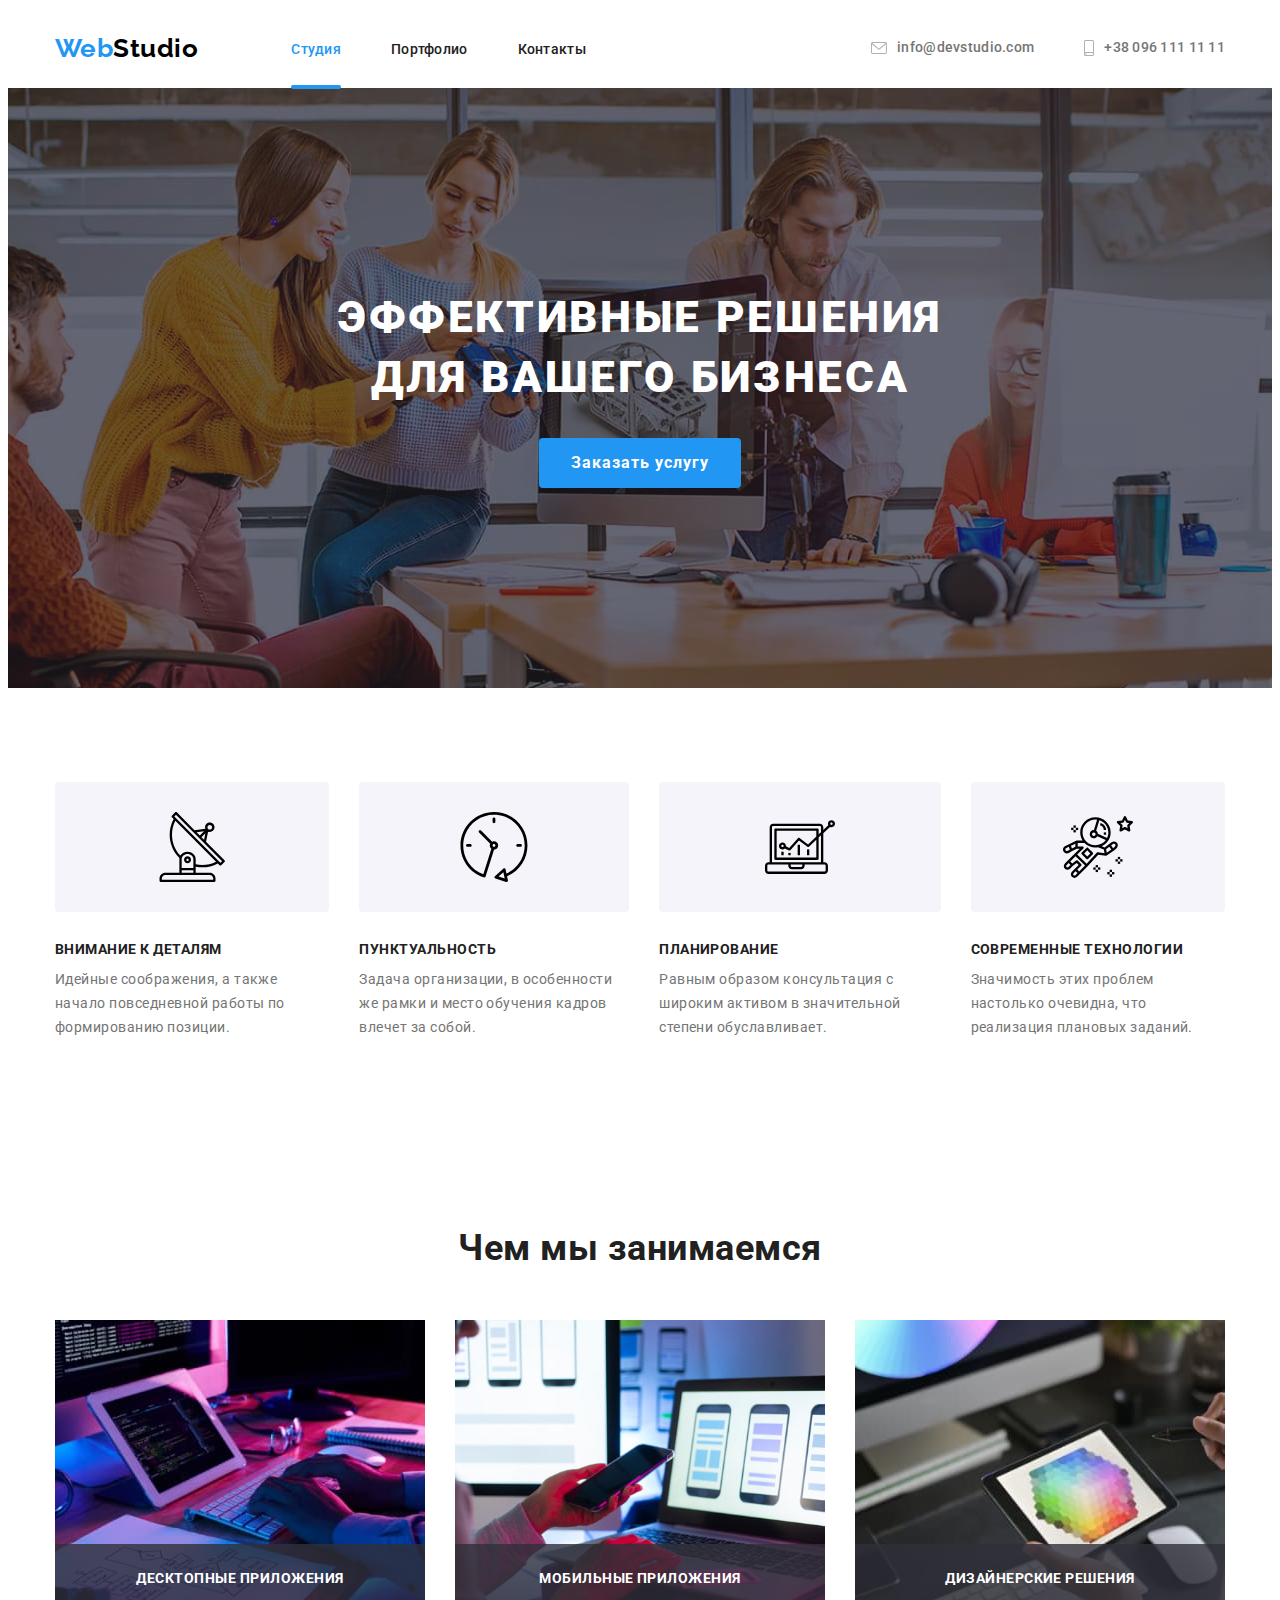
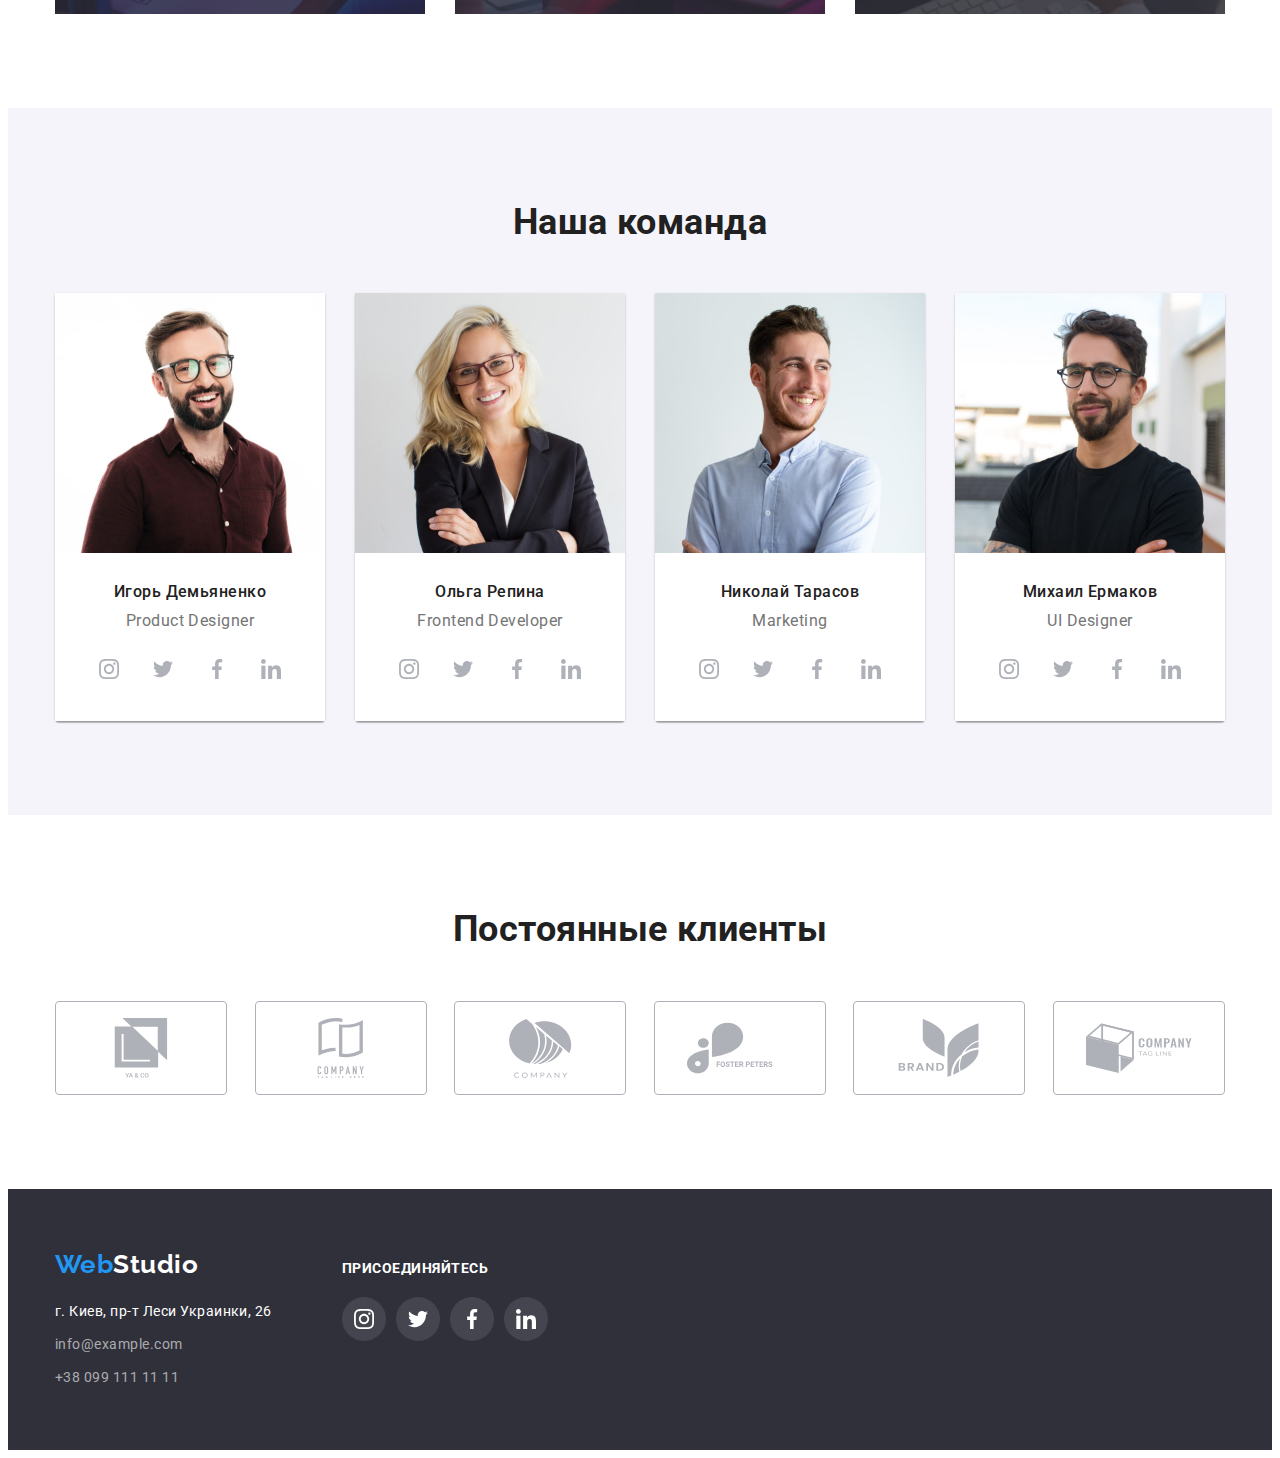
<file: index.html>
<!DOCTYPE html>
<html lang="ru">

<head>
    <meta charset="UTF-8">
    <meta http-equiv="X-UA-Compatible" content="IE=edge">
    <meta name="viewport" content="width=device-width, initial-scale=1.0">
    <title>Студия</title>
    <link rel="preconnect" href="https://fonts.gstatic.com"/>
    <link href="https://fonts.googleapis.com/css2?family=Raleway:wght@700&family=Roboto:wght@400;500;700;900&display=swap"
        rel="stylesheet"/>
    <link rel="stylesheet" href="https://cdnjs.cloudflare.com/ajax/libs/modern-normalize/1.0.0/modern-normalize.min.css"
        integrity="sha512-ISS7cAi1PEhQ8jnbJpJZMd29NlhNj4AWYyLOSp2CE/CsHxTCu+r+t0D2yoJudVrd0/8fTVPUVDzY5Tvli75u/g=="crossorigin="anonymous" />
    <link rel="stylesheet" href="./css/styles.css"/>
</head>

<body>
    <!-- Шапка страницы -->
    <header class="main-heder">
<div class="header-container container">
    <nav class="main-nav">
    <!-- Логотип WebStudio -->
    <a href="" lang="en" class="webstudio link">
        <span class="web">Web</span>Studio</a>

    <ul class="menu list">
        <li class="menu-item">
            <a class="menu-link link curent" href="">Студия</a>
        </li>
        <li class="menu-item">
            <a class="menu-link link" href="./portfolio.html">Портфолио</a>
        </li>
        <li class="menu-item">
            <a class="menu-link link" href="">Контакты</a>
        </li>
    </ul>
    </nav>
   <ul class="contacts list">
    <li class="contact-mail"><a class="contact-link link" href="maito:info@devstudio.com">
        <svg class="icon-contacts" width="16" height="12">
            <use href="./images/icons.svg#icon-envelope"></use>
        </svg>
        info@devstudio.com</a></li>
    <li class="contacts-tel"><a class="contact-link link" href="tel:380961111111"><svg class="icon-contacts" width="10" height="16">
        <use href="./images/icons.svg#icon-smartphone"></use>
    </svg>+38 096 111 11 11</a></li>
   </ul>
</div>
        

    </header>
    <main>
        <!-- <Блок герой с кнопкой заказать> -->
        <section class="hero">
            <div class="container">
                <h1 class="title-hero">Эффективные решения <br> для вашего бизнеса</h1>
                <button data-modal-open class="order-btn" type="button">Заказать услугу</button>
            </div>
        </section>

        <!-- <Преимущества Advantages> -->
        <section class="section">
          <div class="container">
            <h2 class="visually-hidden">Преимущества</h2>
            <ul class="advant-list list">
                <li class="advant-item">
                    <div class="advent-thumb">
                        <svg width="70px" height="70px">
                            <use href="./images/icons.svg#icon-antenna"></use>
                        </svg>
                    </div>
                    <h3 class="advant-title">Внимание к деталям</h3>
                    <p class="advant-description">Идейные соображения, а также начало  повседневной работы по формированию позиции.
                    </p>
                </li>
                <li class="advant-item">
                    <div class="advent-thumb">
                        <svg width="70px" height="70px">
                            <use href="./images/icons.svg#icon-clock"></use>
                        </svg>
                    </div>
                    <h3 class="advant-title">Пунктуальность</h3>
                    <p class="advant-description">Задача организации, в особенности же рамки и место обучения кадров влечет за
                        собой.</p>
                </li>
                <li class="advant-item">
                    <div class="advent-thumb">
                        <svg width="70px" height="70px">
                            <use href="./images/icons.svg#icon-diagram"></use>
                        </svg>
                    </div>
                    <h3 class="advant-title">Планирование</h3>
                    <p class="advant-description">Равным образом консультация с широким активом в значительной степени
                        обуславливает.</p>
                </li>
                <li class="advant-item">
                    <div class="advent-thumb">
                        <svg width="70px" height="70px">
                            <use href="./images/icons.svg#icon-astronaut"></use>
                        </svg>
                    </div>
                    <h3 class="advant-title">Современные технологии</h3>
                    <p class="advant-description">Значимость этих проблем настолько очевидна, что реализация плановых заданий.</p>
                </li>
            </ul>
          </div>
            
        </section>
        <!-- <ACTIVITIES> -->
        <section class="section">
            <div class="container">
                <h2 class="activ-title">Чем мы занимаемся</h2>
                <ul class="activ-list list">
                    <li class="activ-item"><img src="./images/activities/verstka.jpg" alt="Верстка" width="370" height="294" />
                    <p class="activ-item-text">Десктопные приложения</p>
                    </li>
                    <li class="activ-item"><img src="./images/activities/stylization.jpg" alt="Стилизация" width="370" height="294" />
                    <p class="activ-item-text">Мобильные приложения</p>
                    </li>
                    <li class="activ-item"><img src="./images/activities/design.jpg" alt="Дизайн" width="370" height="294" />
                    <p class="activ-item-text">Дизайнерские решения</p>
                    </li>
                </ul>
            </div>
        </section>
        <!-- <TEAM> -->
        <section class="team section" >
          <div class="container">
            <h2 class="team-title">Наша команда</h2>
            <ul class="team-list list">
              <li class="team-item">
              <img src="./images/team/ihor.jpg" alt="Игорь Демьяненко" width="270" height="260"/>
                <div class="team-card">
                    <h3 class="team-member">Игорь Демьяненко</h3>
                    <p class="team-member-position" lang="en">Product Designer</p>
                    <ul class="social-icons list">
                        <li class="social-icon-item">
                            <a class="social-link" href="#" target="_blank" rel="noopener noreferrer">
                            <svg class="social-icon" width="20px" height="20px">
                                <use href="./images/icons.svg#icon-instagram"></use>
                            </svg>
                            </a>
                        </li>
                        <li class="social-icon-item">
                            <a class="social-link" href="#" target="_blank" rel="noopener noreferrer">
                            <svg class="social-icon" width="20px" height="20px">
                                <use href="./images/icons.svg#icon-twitter"></use>
                            </svg>
                            </a>
                        </li>
                        <li class="social-icon-item">
                            <a class="social-link" href="#" target="_blank" rel="noopener noreferrer">
                            <svg class="social-icon" width="20px" height="20px">
                                <use href="./images/icons.svg#icon-facebook"></use>
                            </svg>
                            </a>
                        </li>
                        <li class="social-icon-item">
                            <a class="social-link" href="#" target="_blank" rel="noopener noreferrer">
                            <svg class="social-icon" width="20px" height="20px">
                                <use href="./images/icons.svg#icon-linkedin"></use>
                            </svg>
                            </a>
                        </li>
                    </ul>
                </div>
                    
                </li>
                <li class="team-item">
                    <img src="./images/team/olha.jpg" alt="Ольга Репина" width="270" height="260" />
                    <div class="team-card">
                    <h3 class="team-member">Ольга Репина</h3>
                    <p class="team-member-position" lang="en">Frontend Developer</p>
                    <ul class="social-icons list">
                        <li class="social-icon-item">
                            <a class="social-link" href="#" target="_blank" rel="noopener noreferrer">
                                <svg class="social-icon" width="20px" height="20px">
                                    <use href="./images/icons.svg#icon-instagram"></use>
                                </svg>
                            </a>
                        </li>
                        <li class="social-icon-item">
                            <a class="social-link" href="#" target="_blank" rel="noopener noreferrer">
                                <svg class="social-icon" width="20px" height="20px">
                                    <use href="./images/icons.svg#icon-twitter"></use>
                                </svg>
                            </a>
                        </li>
                        <li class="social-icon-item">
                            <a class="social-link" href="#" target="_blank" rel="noopener noreferrer">
                                <svg class="social-icon" width="20px" height="20px">
                                    <use href="./images/icons.svg#icon-facebook"></use>
                                </svg>
                            </a>
                        </li>
                        <li class="social-icon-item">
                            <a class="social-link" href="#" target="_blank" rel="noopener noreferrer">
                                <svg class="social-icon" width="20px" height="20px">
                                    <use href="./images/icons.svg#icon-linkedin"></use>
                                </svg>
                            </a>
                        </li>
                    </ul>
                    </div>

                </li>
                <li class="team-item">
                    <img src="./images/team/nikolay.jpg" alt="Николай Тарасов" width="270" height="260" />
                    <div class="team-card">
                    <h3 class="team-member">Николай Тарасов</h3>
                    <p class="team-member-position" lang="en">Marketing</p>
                    <ul class="social-icons list">
                        <li class="social-icon-item">
                            <a class="social-link" href="#" target="_blank" rel="noopener noreferrer">
                                <svg class="social-icon" width="20px" height="20px">
                                    <use href="./images/icons.svg#icon-instagram"></use>
                                </svg>
                            </a>
                        </li>
                        <li class="social-icon-item">
                            <a class="social-link" href="#" target="_blank" rel="noopener noreferrer">
                                <svg class="social-icon" width="20px" height="20px">
                                    <use href="./images/icons.svg#icon-twitter"></use>
                                </svg>
                            </a>
                        </li>
                        <li class="social-icon-item">
                            <a class="social-link" href="#" target="_blank" rel="noopener noreferrer">
                                <svg class="social-icon" width="20px" height="20px">
                                    <use href="./images/icons.svg#icon-facebook"></use>
                                </svg>
                            </a>
                        </li>
                        <li class="social-icon-item">
                            <a class="social-link" href="#" target="_blank" rel="noopener noreferrer">
                                <svg class="social-icon" width="20px" height="20px">
                                    <use href="./images/icons.svg#icon-linkedin"></use>
                                </svg>
                            </a>
                        </li>
                    </ul>
                    </div>
                </li>
                <li class="team-item">
                    <img src="./images/team/mikhail.jpg" alt="Михаил Ермаков" width="270" height="260" />
                    <div class="team-card">
                    <h3 class="team-member">Михаил Ермаков</h3>
                    <p class="team-member-position" lang="en">UI Designer</p>
                    <ul class="social-icons list">
                        <li class="social-icon-item">
                            <a class="social-link" href="">
                                <svg class="social-icon" width="20px" height="20px">
                                    <use href="./images/icons.svg#icon-instagram"></use>
                                </svg>
                            </a>
                        </li>
                        <li class="social-icon-item">
                            <a class="social-link" href="#" target="_blank" rel="noopener noreferrer">
                                <svg class="social-icon" width="20px" height="20px">
                                    <use href="./images/icons.svg#icon-twitter"></use>
                                </svg>
                            </a>
                        </li>
                        <li class="social-icon-item">
                            <a class="social-link" href="#" target="_blank" rel="noopener noreferrer">
                                <svg class="social-icon" width="20px" height="20px">
                                    <use href="./images/icons.svg#icon-facebook"></use>
                                </svg>
                            </a>
                        </li>
                        <li class="social-icon-item">
                            <a class="social-link" href="#" target="_blank" rel="noopener noreferrer">
                                <svg class="social-icon" width="20px" height="20px">
                                    <use href="./images/icons.svg#icon-linkedin"></use>
                                </svg>
                            </a>
                        </li>
                    </ul>
                    </div>
                </li>
            </ul>
          </div>
        </section>
<!-- <Постоянные клиенты> -->
        <section class="section">
            <div class="container">
                <h2 class="team-title">Постоянные клиенты</h2>
                <ul class="clients list">
                    <li>
                        <a class="client-link" href="">
                            <svg class="icon-client" width="106px" height="60px">
                                <use href="./images/icons.svg#icon-client1"></use>
                            </svg>
                        </a>
                    </li>
                    <li>
                        <a class="client-link" href="">
                            <svg class="icon-client" width="106px" height="60px">
                                <use href="./images/icons.svg#icon-client2"></use>
                            </svg>
                        </a>
                    </li>
                    <li>
                        <a class="client-link" href="">
                            <svg class="icon-client" width="106px" height="60px">
                                <use href="./images/icons.svg#icon-client3"></use>
                            </svg>
                        </a>
                    </li>
                    <li>
                        <a class="client-link" href="">
                            <svg class="icon-client" width="106px" height="60px">
                                <use href="./images/icons.svg#icon-client4"></use>
                            </svg>
                        </a>
                    </li>
                    <li>
                        <a class="client-link" href="">
                            <svg class="icon-client" width="106px" height="60px">
                                <use href="./images/icons.svg#icon-client5"></use>
                            </svg>
                        </a>
                    </li>
                    <li>
                        <a class="client-link" href="">
                            <svg class="icon-client" width="106px" height="60px">
                                <use href="./images/icons.svg#icon-client6"></use>
                            </svg>
                        </a>
                    </li>

                </ul>
            
            </div>
        </section>
    </main>

    <!-- <Футер> -->
    <footer class="footer">
    <div class="container container-footer">
      <div class="footer-container">
        <a href="" lang="en" class="footer-webstudio link">
            <span class="web">Web</span>Studio</a>
        <address class="footer-address">
            <ul class=" list">
                <li class="footer-cont-item"><a class="footer-map-link link" href="https://goo.gl/maps/7oAF3nw1k7qhsK217" target="_blank"
                        rel="noopener noreferrer">г. Киев, пр-т Леси Украинки, 26</a></li>
                <li class="footer-cont-item"><a class="footer-link link" href="maito:info@devstudio.com">info@example.com</a></li>
                <li class="footer-cont-item"><a class="footer-link link" href="tel:380961111111">+38 099 111 11 11</a></li>
            </ul>
        </address>
      </div>
      <div class="social-footer">
          <h3 class="footer-title">Присоединяйтесь</h3>
          <ul class="social-icons list">
              <li class="footer-soc-item">
                  <a class="footer-soc-link" href="#" target="_blank" rel="noopener noreferrer">
                      <svg class="footer-soc-icon" width="20px" height="20px">
                          <use href="./images/icons.svg#icon-instagram"></use>
                      </svg>
                  </a>
              </li>
            <li class="footer-soc-item">
                <a class="footer-soc-link" href="#" target="_blank" rel="noopener noreferrer">
                    <svg class="footer-soc-icon" width="20px" height="20px">
                        <use href="./images/icons.svg#icon-twitter"></use>
                    </svg>
                </a>
            </li><li class="footer-soc-item">
                <a class="footer-soc-link" href="#" target="_blank" rel="noopener noreferrer">
                    <svg class="footer-soc-icon" width="20px" height="20px">
                        <use href="./images/icons.svg#icon-facebook"></use>
                    </svg>
                </a>
            </li><li class="footer-soc-item">
                <a class="footer-soc-link" href="#" target="_blank" rel="noopener noreferrer">
                    <svg class="footer-soc-icon" width="20px" height="20px">
                        <use href="./images/icons.svg#icon-linkedin"></use>
                    </svg>
                </a>
            </li>

          </ul>

      </div>
    </div>
    </footer>
<!-- <МОДАЛЬНОЕ ОКНО> -->
<div class="backdrop is-hidden" data-modal>
<div class="modal">
<button class="modal-close-btn" data-modal-close>
    <svg class="modal-close-icon" width="18px" height="18px">
        <use href="./images/icons.svg#icon-close">
        </use>
    </svg>

</button>
</div>
</div>

<script src="./js/modal.js"></script>
</body>

</html>
</file>
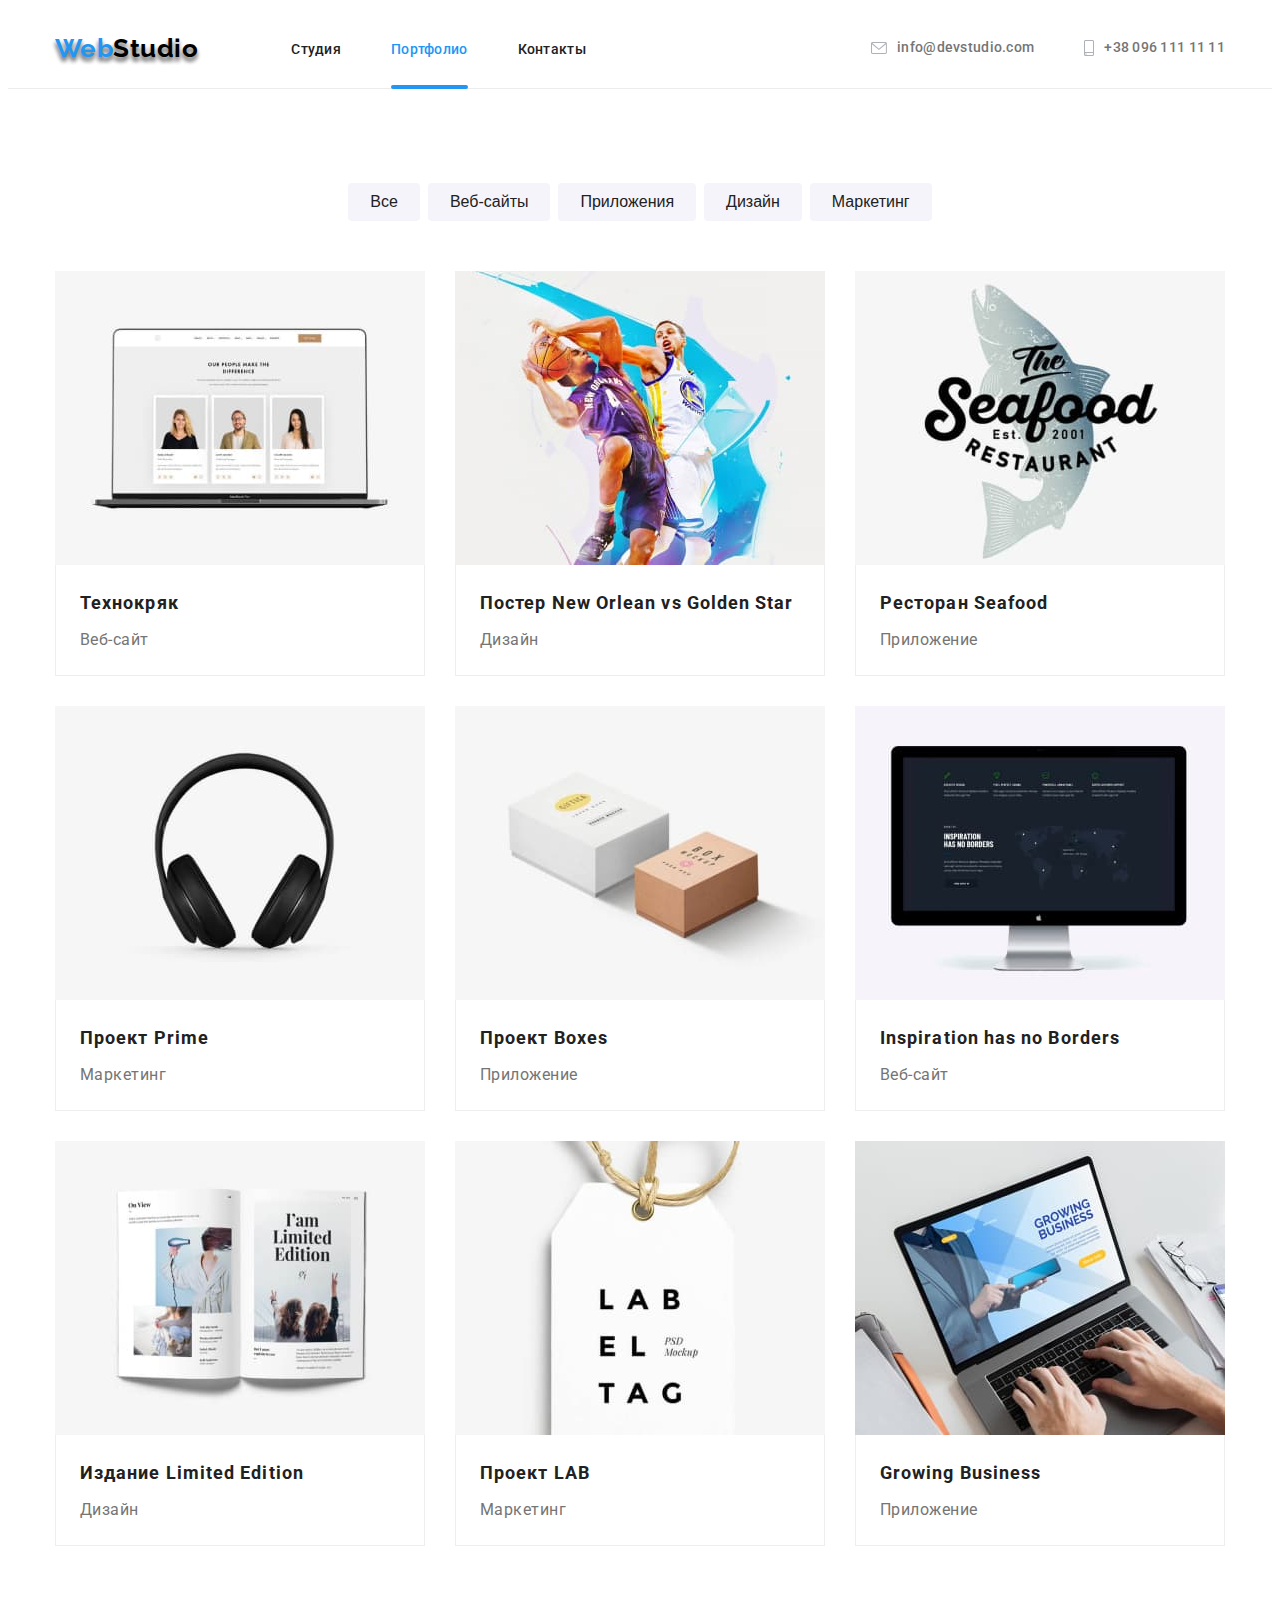
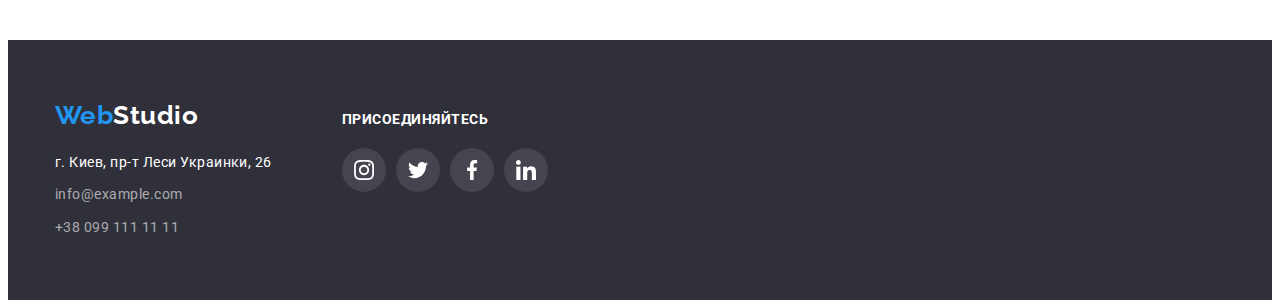
<file: portfolio.html>
<!DOCTYPE html>
<html lang="ru">
    
<head>
    <meta charset="UTF-8">
    <meta http-equiv="X-UA-Compatible" content="IE=edge">
    <meta name="viewport" content="width=device-width, initial-scale=1.0">
    <title>Портфолио</title>
    <link rel="preconnect" href="https://fonts.gstatic.com"/>
    <link href="https://fonts.googleapis.com/css2?family=Raleway:wght@700&family=Roboto:wght@400;500;700;900&display=swap"
        rel="stylesheet"/>
    <link rel="stylesheet" href="https://cdnjs.cloudflare.com/ajax/libs/modern-normalize/1.0.0/modern-normalize.min.css"
        integrity="sha512-ISS7cAi1PEhQ8jnbJpJZMd29NlhNj4AWYyLOSp2CE/CsHxTCu+r+t0D2yoJudVrd0/8fTVPUVDzY5Tvli75u/g=="crossorigin="anonymous" />
    <link rel="stylesheet" href="./css/styles.css"/>
</head>

<body>
    <!-- Шапка страницы -->
<header class="main-header">
  <div class="header-container container">
    <nav class="main-nav">
        <!-- Логотип WebStudio -->
        <a href="" lang="en" class="webstudio link shadow">
            <span class="web">Web</span>Studio</a>

        <ul class="menu list">
                <li class="menu-item"> <a class="menu-link link" href="./index.html">Студия</a></li>
                <li class="menu-item"> <a class="menu-link link curent" href="./portfolio.html">Портфолио</a></li>
                <li class="menu-item"> <a class="menu-link link" href="">Контакты</a></li>
                </ul>
                </nav>
                <ul class="contacts list">
                    <li class="contact-mail"><a class="contact-link link" href="maito:info@devstudio.com"><svg class="icon-contacts" width="16" height="12">
                        <use href="./images/icons.svg#icon-envelope"></use>
                    </svg>
                        info@devstudio.com</a></li>
                    <li class="contacts-tel"><a class="contact-link link" href="tel:380961111111"><svg class="icon-contacts" width="10" height="16">
                        <use href="./images/icons.svg#icon-smartphone"></use>
                    </svg>+38 096 111 11 11</a></li>
                </ul>
  </div>
</header>


<!--Основная часть-->
    <main>
        <!--Фильтры и Проекты-->
        <section class="section">
          <div class="container">
                <h1 class="visually-hidden" >Наши проекты</h1>
                  <ul class="filter-list list">
                    <li class="filter-item"><button class="filter-btn" type="button">Все</button></li>
                    <li class="filter-item"><button class="filter-btn" type="button">Веб-сайты</button></li>
                    <li class="filter-item"><button class="filter-btn" type="button">Приложения</button></li>
                    <li class="filter-item"><button class="filter-btn" type="button">Дизайн</button></li>
                    <li class="filter-item"><button class="filter-btn" type="button">Маркетинг</button></li>
                  </ul>
                            
        <!-- <Проекты> -->
            <ul class="project-list list">
                <li class="project-item">
                    <a class="project-link link" href="#" target="_blank" rel="noopener noreferrer">
                    <div class="image-card">
                    <img src="./images/portfolio/tekhnokruak.jpg" alt="Технокряк" width="370" height="294" />
                    <div class="image-card-overlay">                    
                    <p class="image-filter">Технокряк это современная площадка распространения коронавируса. Компании используют эту платформу для цифрового
                    шпионажа и атак на защищённые сервера конкурентов.</p>
                    </div>
                    </div>
                    <div class="project-card">
                        <h3 class="project-title">Технокряк</h3>
                        <p class="project-filter">Веб-сайт</p>
                    </div>  
                    </a>
                </li>
                
                <li class="project-item">
                    <a class="project-link link" href="#" target="_blank" rel="noopener noreferrer">
                    <div class="image-card">
                    <img src="./images/portfolio/neworlean.jpg" alt="Технокряк" width="370" height="294" />
                    <div class="image-card-overlay">
                    <p class="image-filter">Технокряк это современная площадка распространения коронавируса. Компании используют эту платформу для цифрового
                    шпионажа и атак на защищённые сервера конкурентов.</p>
                    </div>
                    </div>
                     <div class="project-card">
                        <h3 class="project-title">Постер New Orlean vs Golden Star</h3>
                        <p class="project-filter">Дизайн</p>
                    </div>
                    </a>
                </li>
                <li class="project-item">
                    <a class="project-link link" href="#" target="_blank" rel="noopener noreferrer">
                        <div class="image-card">
                            <img src="./images/portfolio/seafood.jpg" alt="Ресторан Seafood" width="370" height="294" />
                            <div class="image-card-overlay">
                                <p class="image-filter">Технокряк это современная площадка распространения коронавируса. Компании
                                    используют эту платформу для цифрового
                                    шпионажа и атак на защищённые сервера конкурентов.</p>
                            </div>
                        </div>
                        <div class="project-card">
                            <h3 class="project-title">Ресторан Seafood</h3>
                            <p class="project-filter">Приложение</p>
                        </div>
                    </a>
                </li>
                <li class="project-item">
                    <a class="project-link link" href="#" target="_blank" rel="noopener noreferrer">
                    <div class="image-card">
                    <img src="./images/portfolio/prime.jpg" alt="Проект Prime" width="370" height="294" />
                    <div class="image-card-overlay">
                    <p class="image-filter">Технокряк это современная площадка распространения коронавируса. Компании используют эту платформу для цифрового
                    шпионажа и атак на защищённые сервера конкурентов.</p>
                    </div>
                    </div>
                    <div class="project-card">
                    <h3 class="project-title">Проект Prime</h3>
                    <p class="project-filter">Маркетинг</p>
                    </div>
                    </a>
                </li>
                <li class="project-item">
                    <a class="project-link link" href="#" target="_blank" rel="noopener noreferrer">
                    <div class="image-card">
                    <img src="./images/portfolio/boxes.jpg" alt="Проект Boxes" width="370" height="294" />
                    <div class="image-card-overlay">
                    <p class="image-filter">Технокряк это современная площадка распространения коронавируса. Компании используют эту платформу для цифрового
                    шпионажа и атак на защищённые сервера конкурентов.</p>
                    </div>
                    </div>
                    <div class="project-card">
                    <h3 class="project-title">Проект Boxes</h3>
                    <p class="project-filter">Приложение</p>
                    </div>
                    </a>
                </li>
                <li class="project-item">
                    <a class="project-link link" href="#" target="_blank" rel="noopener noreferrer">
                    <div class="image-card">
                    <img src="./images/portfolio/inspiration.jpg" alt="Inspiration has no Borders" width="370" height="294" />
                    <div class="image-card-overlay">
                    <p class="image-filter">Технокряк это современная площадка распространения коронавируса. Компании используют эту
                    платформу для цифрового шпионажа и атак на защищённые сервера конкурентов.</p>
                    </div>
                    </div>
                    <div class="project-card">
                    <h3 class="project-title">Inspiration has no Borders</h3>
                    <p class="project-filter">Веб-сайт</p>
                    </div>
                    </a>
                </li>
                <li class="project-item">
                    <a class="project-link link" href="#" target="_blank" rel="noopener noreferrer">
                    <div class="image-card">
                    <img src="./images/portfolio/limitededition.jpg" alt="Издание Limited Edition" width="370" height="294" />
                    <div class="image-card-overlay">
                    <p class="image-filter">Технокряк это современная площадка распространения коронавируса. Компании используют эту
                    платформу для цифрового шпионажа и атак на защищённые сервера конкурентов.</p>
                    </div>
                    </div>
                    <div class="project-card">
                    <h3 class="project-title">Издание Limited Edition</h3>
                    <p class="project-filter">Дизайн</p>
                    </div>                    
                    </a>
                </li>
                <li class="project-item">
                    <a class="project-link link" href="#" target="_blank" rel="noopener noreferrer">
                    <div class="image-card">
                    <img src="./images/portfolio/lab.jpg" alt="Проект LAB" width="370" height="294" />
                    <div class="image-card-overlay">
                    <p class="image-filter">Технокряк это современная площадка распространения коронавируса. Компании используют эту
                     платформу для цифрового шпионажа и атак на защищённые сервера конкурентов.</p>
                   </div>
                   </div>
                    <div class="project-card">
                    <h3 class="project-title">Проект LAB</h3>
                    <p class="project-filter">Маркетинг</p>
                    </div>
                    </a>   
                </li>
                <li class="project-item">
                    <a class="project-link link" href="#" target="_blank" rel="noopener noreferrer">
                    <div class="image-card">
                    <img src="./images/portfolio/business.jpg" alt="Growing Business" width="370" height="294" />
                    <div class="image-card-overlay">
                    <p class="image-filter">Технокряк это современная площадка распространения коронавируса. Компании используют эту
                    платформу для цифрового шпионажа и атак на защищённые сервера конкурентов.</p>
                    </div>
                    </div>
                    <div class="project-card">
                    <h3 class="project-title">Growing Business</h3>
                    <p class="project-filter">Приложение</p>
                    </div>
                    </a>    
                </li>
            </ul>
          </div>
        </section>

    <!-- <Футер> -->
    <footer class="footer">
    <div class="container container-footer">
        <div class="footer-container">
            <a href="" lang="en" class="footer-webstudio link">
                <span class="web">Web</span>Studio</a>
            <address class="footer-address">
                <ul class=" list">
                    <li class="footer-cont-item"><a class="footer-map-link link"
                            href="https://goo.gl/maps/7oAF3nw1k7qhsK217" target="_blank" rel="noopener noreferrer">г. Киев,
                            пр-т Леси Украинки, 26</a></li>
                    <li class="footer-cont-item"><a class="footer-link link"
                            href="maito:info@devstudio.com">info@example.com</a></li>
                    <li class="footer-cont-item"><a class="footer-link link" href="tel:380961111111">+38 099 111 11 11</a>
                    </li>
                </ul>
            </address>
        </div>
        <div class="social-footer">
            <h3 class="footer-title">Присоединяйтесь</h3>
            <ul class="social-icons list">
                <li class="footer-soc-item">
                    <a class="footer-soc-link" href="#" target="_blank" rel="noopener noreferrer">
                        <svg class="footer-soc-icon" width="20px" height="20px">
                            <use href="./images/icons.svg#icon-instagram"></use>
                        </svg>
                    </a>
                </li>
                <li class="footer-soc-item">
                    <a class="footer-soc-link" href="#" target="_blank" rel="noopener noreferrer">
                        <svg class="footer-soc-icon" width="20px" height="20px">
                            <use href="./images/icons.svg#icon-twitter"></use>
                        </svg>
                    </a>
                </li>
                <li class="footer-soc-item">
                    <a class="footer-soc-link" href="#" target="_blank" rel="noopener noreferrer">
                        <svg class="footer-soc-icon" width="20px" height="20px">
                            <use href="./images/icons.svg#icon-facebook"></use>
                        </svg>
                    </a>
                </li>
                <li class="footer-soc-item">
                    <a class="footer-soc-link" href="#" target="_blank" rel="noopener noreferrer">
                        <svg class="footer-soc-icon" width="20px" height="20px">
                            <use href="./images/icons.svg#icon-linkedin"></use>
                        </svg>
                    </a>
                </li>
    
            </ul>
    
        </div>
    </div>
    </footer>
    </body>
    
    </html>
</file>
<file: css/styles.css>
/*Шрифт всего текста - Roboto*/
/*Шрифт логотипа WebStudio - Raleway*/
/*Цвет заголовка блока героя белый- #FFFFFF*/
/*Основной цвет заголовков документов - #212121*/
/* Цвет активных кнопок и ссылок - #2196F3*/
/*Цвет текста абзацев - #757575*/
/*цвет бека Наша команда и неактивных кнопок Наши проекты - #F5F4FA*/
/* цвет фона подвала background: #2F303A;*/
/*font-style: normal;*/

:root {
  --main-font: 'Roboto', sans-serif;
  --secondary-font: 'Raleway', sans-serif;
  --title-text-color: #212121;
  --accent-color: #2196f3;
  --primary-white-color: #ffffff;
  --main-color: #757575;
  --icons-color: #afb1b8;
  --cubic: cubic-bezier(0.4, 0, 0.2, 1);
}

*,
*::before,
*::after {
  box-sizing: border-box;
}

h1,
h2,
h3,
h4,
h5,
h6,
p {
  margin-top: 0;
  margin-bottom: 0;
}

ul,
ol {
  margin-top: 0;
  margin-bottom: 0;
  padding-left: 0;
}

img {
  display: block;
  max-width: 100%;
  height: auto;
}

/* ========BODY======== */
body {
  font-family: var(--main-font);
  color: var(--main-color);
  letter-spacing: 0.03em;
}
/* =======END=BODY======== */

.section {
  padding-top: 94px;
  padding-bottom: 94px;
}
.container {
  width: 1200px;
  margin: 0px auto;
  padding: 0px 15px;
}

.list {
  list-style: none;
}

.link {
  text-decoration: none;
  font-style: normal;
}

.visually-hidden {
  position: absolute;
  width: 1px;
  height: 1px;
  margin: -1px;
  border: 0;
  padding: 0;

  white-space: nowrap;
  clip-path: inset(100%);
  clip: rect(0 0 0 0);
  overflow: hidden;
}

/*========================STUDIO=======================*/

/*========================HEADER=======================*/
.main-header {
  border-bottom: 1px solid #ececec;
}
.header-container {
  display: flex;
  justify-content: space-between;
  align-items: center;
}

.main-nav {
  display: flex;
  align-items: center;
}

.webstudio {
  color: #000000;
  font-family: var(--secondary-font);
  font-weight: 700;
  font-size: 26px;
  line-height: 1.19;
  margin-right: 93px;
}

.web {
  color: var(--accent-color);
}

.menu {
  display: flex;
  min-width: 294px;
}

.menu .curent {
  color: var(--accent-color);
}

.menu-item:not(:last-child) {
  margin-right: 50px;
}
.menu-link {
  color: var(--title-text-color);
  transition: color 250ms var(--cubic);
}

.menu-link.curent::after {
  content: '';
  display: inline-block;
  width: 100%;
  height: 4px;
  background-color: var(--accent-color);
  border-radius: 2px;
  position: absolute;
  left: 0;
  bottom: 0;
  transform-origin: center bottom;
  /* transform: scale(0);
  opacity: 0; */
  transition: transform-origin 250ms var(--cubic);
  /* , opacity 250ms var(--cubic); */
}

/* .menu-link:hover::after,
.menu-link:focus::after {
  opacity: 1;
  transform: scale(1);
} */

.menu-link,
.contact-link {
  padding: 32px 0;
  font-weight: 500;
  font-size: 14px;
  line-height: 1.14;
  letter-spacing: 0.02em;
  position: relative;
}

.contact-link {
  color: var(--main-color);
}

.menu-link:hover,
.menu-link:focus,
.contact-link:hover,
.contact-link:focus,
.footer-link:hover,
.footer-link:focus {
  color: var(--accent-color);
  transition: color 250ms var(--cubic);
}

.contacts {
  display: flex;
  align-items: center;
}

.contact-mail {
  margin-right: 50px;
}

.contact-link {
  display: flex;
  color: var(--main-color);
  align-items: center;
}

.contact-link:hover .icon-contacts,
.contact-link:focus .icon-contacts {
  fill: currentColor;
}

.icon-contacts {
  display: inline-block;
  margin-right: 10px;
  fill: var(--icons-color);
}

/*========================END==HEADER=======================*/

/*===========================HERO===================*/
.hero {
  background: #2f303a;
  padding-top: 200px;
  padding-bottom: 200px;
  text-align: center;

  max-width: 1600px;
  min-height: 600px;
  margin-left: auto;
  margin-right: auto;

  background-image: linear-gradient(
      to right,
      rgba(47, 48, 58, 0.4),
      rgba(47, 48, 58, 0.4)
    ),
    url(../images/hero/hero-bgr.jpg);

  background-size: cover;
  background-repeat: no-repeat;
  background-position: center;
}

.title-hero {
  font-weight: 900;
  font-size: 44px;
  line-height: 1.36;
  margin-bottom: 30px;
  text-align: center;
  letter-spacing: 0.06em;
  text-transform: uppercase;
  color: var(--primary-white-color);
}

.order-btn {
  font-weight: 700;
  font-size: 16px;
  line-height: 1.88;
  letter-spacing: 0.06em;
  font-family: inherit;

  padding: 10px 32px;
  border: transparent;
  border-radius: 4px;
  display: inline-block;
  min-width: 200px;
  text-align: center;
  background-color: var(--accent-color);
  color: var(--primary-white-color);
  cursor: pointer;
  transition: background-color 250ms var(--cubic);
}

.order-btn:hover,
.order-btn:focus {
  background-color: #188ce8;
}
/*=======================MODDAL=BTN==================*/
.backdrop {
  position: fixed;
  left: 0;
  top: 0;
  width: 100%;
  height: 100%;
  background-color: rgba(0, 0, 0, 0.2);
  transition: background-color, 250ms var(--cubic);
}
.modal {
  position: absolute;
  min-width: 528px;
  min-height: 581px;
  top: 50%;
  left: 50%;
  transform: translate(-50%, -50%) scale(1);
  background: var(--primary-white-color);
  box-shadow: 0px 1px 3px rgba(0, 0, 0, 0.12), 0px 1px 1px rgba(0, 0, 0, 0.14),
    0px 2px 1px rgba(0, 0, 0, 0.2);
  border-radius: 4px;
  opacity: 1;
  transition: transform 250ms var(--cubic), opacity 250ms var(--cubic);
}

.backdrop.is-hidden {
  opacity: 0;
  visibility: hidden;
  pointer-events: none;
  transition: opacity 250ms var(--cubic), visibility 250ms var(--cubic);
}

.backdrop.is-hidden .modal {
  opacity: 0;
  transform: translate(-50%, -50%) scale(0.5);
  transition: transform 250ms var(--cubic), opacity 250ms var(--cubic);
}

.modal-close-btn {
  display: block;
  position: absolute;
  width: 30px;
  height: 30px;
  right: 8px;
  top: 8px;
  display: flex;
  align-items: center;
  justify-content: center;

  background: var(--primary-white-color);
  border: 1px solid rgba(0, 0, 0, 0.1);
  border-radius: 50%;
  cursor: pointer;
}
/*======================END=MODAL=BTN==================*/
/*=======================END=HERO===================*/

/*=====Advantages (advant- никогда не писать adv-title!!!)=====*/
.advant-list {
  display: flex;
}

.advant-item:not(:last-child) {
  margin-right: 30px;
}

.advant-title {
  font-weight: 700;
  font-size: 14px;
  line-height: 1.14;
  text-transform: uppercase;
  margin-bottom: 10px;

  color: var(--title-text-color);
}
.advant-description {
  font-weight: 400;
  font-size: 14px;
  line-height: 1.71;
}
.advent-thumb {
  padding: 30px 0;
  margin-bottom: 30px;
  border-radius: 4px;
  align-items: center;
  display: flex;
  justify-content: center;
  background-color: #f5f4fa;
}
/*====================END Advantages=========================*/

/*==================ACTIVITIES===========================*/

.activ-title {
  font-weight: 700;
  font-size: 36px;
  line-height: 1.16;
  text-align: center;

  color: var(--title-text-color);
}

.activ-list {
  display: flex;
  justify-content: space-between;
  margin-top: 50px;
}

.activ-item {
  display: inline-block;
  position: relative;
}

.activ-item-text {
  width: 100%;
  font-weight: 700;
  font-size: 14px;
  line-height: 1.14;
  text-align: center;
  text-transform: uppercase;
  color: var(--primary-white-color);
  padding: 27px 0;
  background: rgba(47, 48, 58, 0.8);
  position: absolute;
  bottom: 0;
  left: 0;
}
/*===============END=ACTIVITIES===========================*/

/*===================TEAM======================================*/
.team {
  background: #f5f4fa;
}

.team-card {
  text-align: center;
  margin: 0 auto;
  padding: 30px 32px;
  background-color: var(--primary-white-color);
}

.team-title {
  font-weight: 700;
  font-size: 36px;
  line-height: 1.16;
  text-align: center;
  color: var(--title-text-color);
  margin-bottom: 50px;
}

.team-list {
  display: flex;
  flex-wrap: wrap;
  margin-top: -30px;
  margin-left: -30px;
}

.team-item {
  display: inline-block;
  text-align: center;
  margin-top: 30px;
  margin-left: 30px;
  flex-basis: calc((100% - 120px) / 4);
  background: #ffffff;
  /* material shadow v1 */

  box-shadow: 0px 1px 3px rgba(0, 0, 0, 0.12), 0px 1px 1px rgba(0, 0, 0, 0.14),
    0px 2px 1px rgba(0, 0, 0, 0.2);
  border-radius: 0px 0px 4px 4px;
}

.team-member {
  font-weight: 500;
  font-size: 16px;
  line-height: 1.18;
  text-align: center;
  margin-bottom: 10px;
  color: var(--title-text-color);
}

.team-member-position {
  margin-bottom: 16px;
  font-weight: 400;
  font-size: 16px;
  line-height: 1.18;
  text-align: center;
}

.social-icons {
  display: flex;
  align-items: center;
  justify-content: center;
}

.social-icon-item:not(:last-child) {
  margin-right: 10px;
}
.social-link {
  padding: 12px;
  display: flex;
  align-items: center;
  justify-content: center;
  border-radius: 50%;
}

.social-icon {
  fill: var(--icons-color);
}

.social-link:hover,
.social-link:focus {
  background-color: var(--accent-color);
  transition: background-color 250ms var(--cubic);
}

.social-link:hover .social-icon,
.social-link:focus .social-icon {
  fill: var(--primary-white-color);
  transition: fill 250ms var(--cubic);
}

/*===================END==TEAM=================================*/

/* =================Постоянные клиенты================ */
.clients {
  display: flex;
  justify-content: space-between;
}

.client-link {
  padding: 16px 32px;
  display: flex;
  align-items: center;
  justify-content: center;
  border: 1px solid #afb1b8;
  border-radius: 4px;
}

.client-link:hover,
.client-link:focus {
  border: 1px solid var(--accent-color);
  border-radius: 4px;
  outline: none;
  transition: border 250ms var(--cubic);
}

.client-link:hover .icon-client,
.client-link:focus .icon-client {
  fill: var(--accent-color);
  transition: fill 250ms var(--cubic);
}
.icon-client {
  fill: var(--icons-color);
}
/*==================FOOTER=================*/
.footer {
  padding-top: 60px;
  padding-bottom: 60px;
  background: #2f303a;
  font-style: normal;
  display: flex;
  align-items: baseline;
}

.container-footer {
  display: flex;
  align-items: baseline;
}

.footer-container {
  align-items: baseline;
}

.social-footer {
  margin-left: 70px;
}

.footer-webstudio {
  display: block;
  color: var(--primary-white-color);
  font-family: var(--secondary-font);
  font-weight: 700;
  font-size: 26px;
  line-height: 1.19;
  text-decoration: none;
}
.footer-cont-item:not(:last-child) {
  margin-bottom: 9px;
}

.footer-soc-item:first-child {
  margin-left: 0;
}
.footer-soc-item:not(:last-child) {
  margin-right: 10px;
}
.footer-address {
  margin-top: 20px;
  font-style: normal;
}

.footer-map-link {
  font-weight: 400;
  font-size: 14px;
  line-height: 1.71;

  color: var(--primary-white-color);
}

.footer-map-link:hover,
.footer-map-link:focus {
  color: var(--accent-color);
  transition: color 250ms var(--cubic);
}

.footer-link {
  font-weight: 400;
  font-size: 14px;
  line-height: 1.71;

  color: rgba(255, 255, 255, 0.6);
}

.footer-title {
  margin-bottom: 20px;
  color: var(--primary-white-color);
  font-size: 14px;
  line-height: 1.14;
  text-transform: uppercase;
}

.footer-social-item {
  display: flex;
  flex-basis: calc(100% / 4 - 20px);
  margin-left: 10px;
}

.footer-soc-item:not(:last-child) {
  margin-right: 10px;
}
.footer-soc-link {
  display: flex;
  align-items: center;
  justify-content: center;
  padding: 12px;
  border-radius: 50%;
  background-color: rgba(255, 255, 255, 0.1);
}

.footer-soc-link:hover,
.footer-soc-link:focus {
  background-color: var(--accent-color);
  transition: background-color 250ms var(--cubic);
}

.footer-soc-icon {
  fill: var(--primary-white-color);
}

/*================END==FOOTER=================*/

/*=====================END===STUDIO======*/

/*=============PORTFOLIO=============*/

/*=============HEADER webstudio=============*/
.shadow {
  text-shadow: 0px 4px 4px rgba(0, 0, 0, 0.25), 0px 4px 4px rgba(0, 0, 0, 0.25),
    0px 4px 4px rgba(0, 0, 0, 0.25);
}
/*============END=HEADER webstudio=============*/

/*=============FILTERS=============*/
.filter-list {
  display: flex;
  justify-content: center;
  margin-bottom: 50px;
}

.filter-item:not(:last-child) {
  margin-right: 8px;
}

.filter-item {
  display: inline-block;
}
.filter-btn {
  font-weight: 500;
  font-size: 16px;
  line-height: 1.62;
  text-align: center;

  color: var(--title-text-color);
  background: #f5f4fa;
  border-radius: 4px;
  cursor: pointer;
  border: none;
  padding: 6px 22px;

  transition: color 250ms var(--cubic), background-color 250ms var(--cubic),
    box-shadow 250ms var(--cubic);
}
.filter-btn:hover,
.filter-btn:focus {
  color: var(--primary-white-color);
  background: var(--accent-color);

  box-shadow: 0px 3px 1px rgba(0, 0, 0, 0.1), 0px 1px 2px rgba(0, 0, 0, 0.08),
    0px 2px 2px rgba(0, 0, 0, 0.12);
  outline: none;
}
/*===========END==FILTERS=============*/

/*=============PROJECTS=============*/
.project-list {
  display: flex;
  flex-wrap: wrap;
  margin-top: -30px;
  margin-left: -30px;
}
/* inside  solid */
.project-item {
  background: var(--primary-white-color);
  border: 1px inside #eeeeee;
  box-sizing: border-box;
  margin-top: 30px;
  margin-left: 30px;
  flex-basis: calc((100% - 90px) / 3);
}

.project-link:hover,
.project-link:focus {
  box-shadow: 0px 1px 1px rgba(0, 0, 0, 0.12), 0px 4px 4px rgba(0, 0, 0, 0.06),
    1px 4px 6px rgba(0, 0, 0, 0.16);
}

.project-link {
  display: block;
  transition: box-shadow 250ms var(--cubic);
}
.image-card {
  position: relative;
  overflow: hidden;
}

.image-card-overlay {
  color: var(--primary-white-color);
  padding: 63px 24px;
  width: 100%;
  height: 100%;
  background-color: rgba(33, 150, 243, 0.9);
  position: absolute;
  display: flex;
  justify-content: center;
  align-items: center;
  left: 0;
  transform: translateY(100%);
  opacity: 0;
  transition: transform 250ms var(--cubic), opacity 250ms var(--cubic);
}

.image-filter {
  font-weight: 500;
  font-size: 18px;
  line-height: 1.56;
  color: var(--primary-white-color);
}

.project-link:hover .image-card-overlay,
.project-link:focus .image-card-overlay {
  transform: translateY(-100%);
  opacity: 1;
  /* transition: transform 250ms var(--cubic), opacity 250ms var(--cubic); */
}

.project-title {
  margin-bottom: 4px;
  font-weight: 700;
  font-size: 18px;
  line-height: 2;
  letter-spacing: 0.06em;

  color: var(--title-text-color);
}
.project-filter {
  font-weight: 400;
  font-size: 16px;
  line-height: 1.87;
  color: var(--main-color);
}
.project-card {
  padding: 20px 24px;
  border-left: 1px solid #eeeeee;
  border-bottom: 1px solid #eeeeee;
  border-right: 1px solid #eeeeee;
}

/*===========END==PROJECTS=============*/

/*==========END===PORTFOLIO=============*/
</file>
